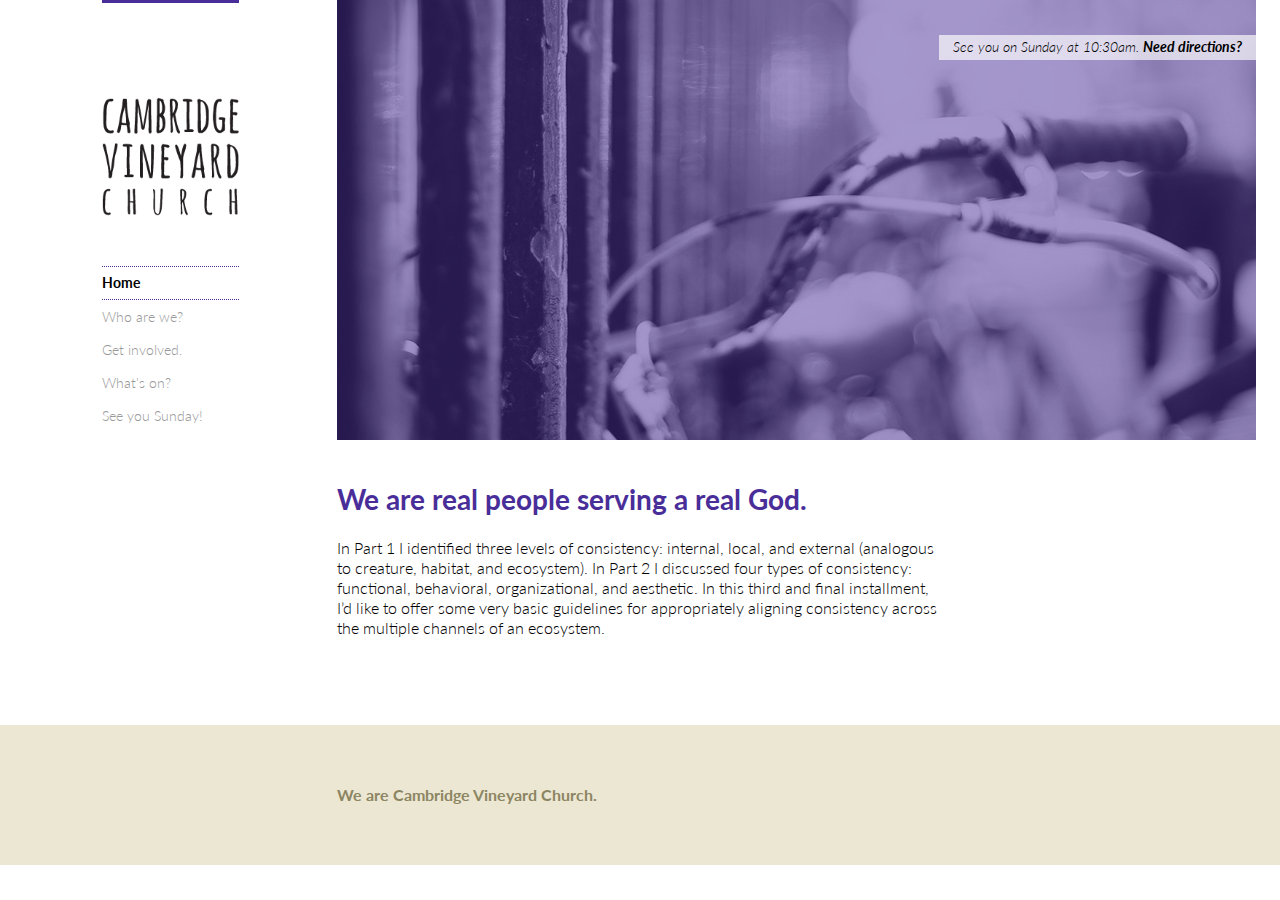
<file: index.html>
<!DOCTYPE html>

<html lang="en">
<head>
	<meta charset="utf-8" />
	<title>Cambridge Vineyard Church</title>

    <!-- Stylesheets -->
    <link href='http://fonts.googleapis.com/css?family=Lato:300,700,300italic' rel='stylesheet' type='text/css'>
	<link rel="stylesheet" href="css/stylesheet.less" type="text/less" media="screen" />
	<!--link rel="stylesheet" href="stylesheet.css" type="text/css" media="screen" /-->
	
    <!-- Scripts -->
	<script src="js/less-1.3.0.min.js" type="text/javascript"></script>
	<!--[if lt IE 9]><script type="text/javascript" src="js/html5.js"></script><![endif]-->
</head>
<body id="home">

	<div class="container">

		<header id="main-header">
			<h1 id="logo"><img src="media/design/logo-cambridge-vineyard-church.png" alt="Cambridge Vineyard Church" /></h1>

			<nav id="navigation">
				<ul>
					<li class="selected"><a href="#">Home</a></li>
					<li><a href="who-are-we.html">Who are we?</a></li>
					<li><a href="get-involved.html">Get involved.</a></li>
					<li><a href="whats-on.html">What's on?</a></li>
					<li><a href="see-you-sunday.html">See you Sunday!</a></li>
				</ul>
			</nav>
		</header>

		<article id="main-body">
			<p id="call-to-action">See you on Sunday at 10:30am. <a href="see-you-sunday.html">Need directions?</a></p>
			<header id="content-header">
				<figure><img src="media/images/home/sample.jpg" /></figure>
			</header>
			<div id="content-wrapper">
				<section id="content">
					<h2>We are real people serving a real God.</h2>
					<p>In Part 1 I identified three levels of consistency: internal, local, and external (analogous to creature, habitat, and ecosystem). In Part 2 I discussed four types of consistency: functional, behavioral, organizational, and aesthetic. In this third and final installment, I’d like to offer some very basic guidelines for appropriately aligning consistency across the multiple channels of an ecosystem.</p>
				</section>
			</div>
		</article>

	</div>
	
	<footer id="main-footer">
		<div class="container">
			<p>We are Cambridge Vineyard Church.</p>
		</div>
	</footer>

</body>
</html>
</file>
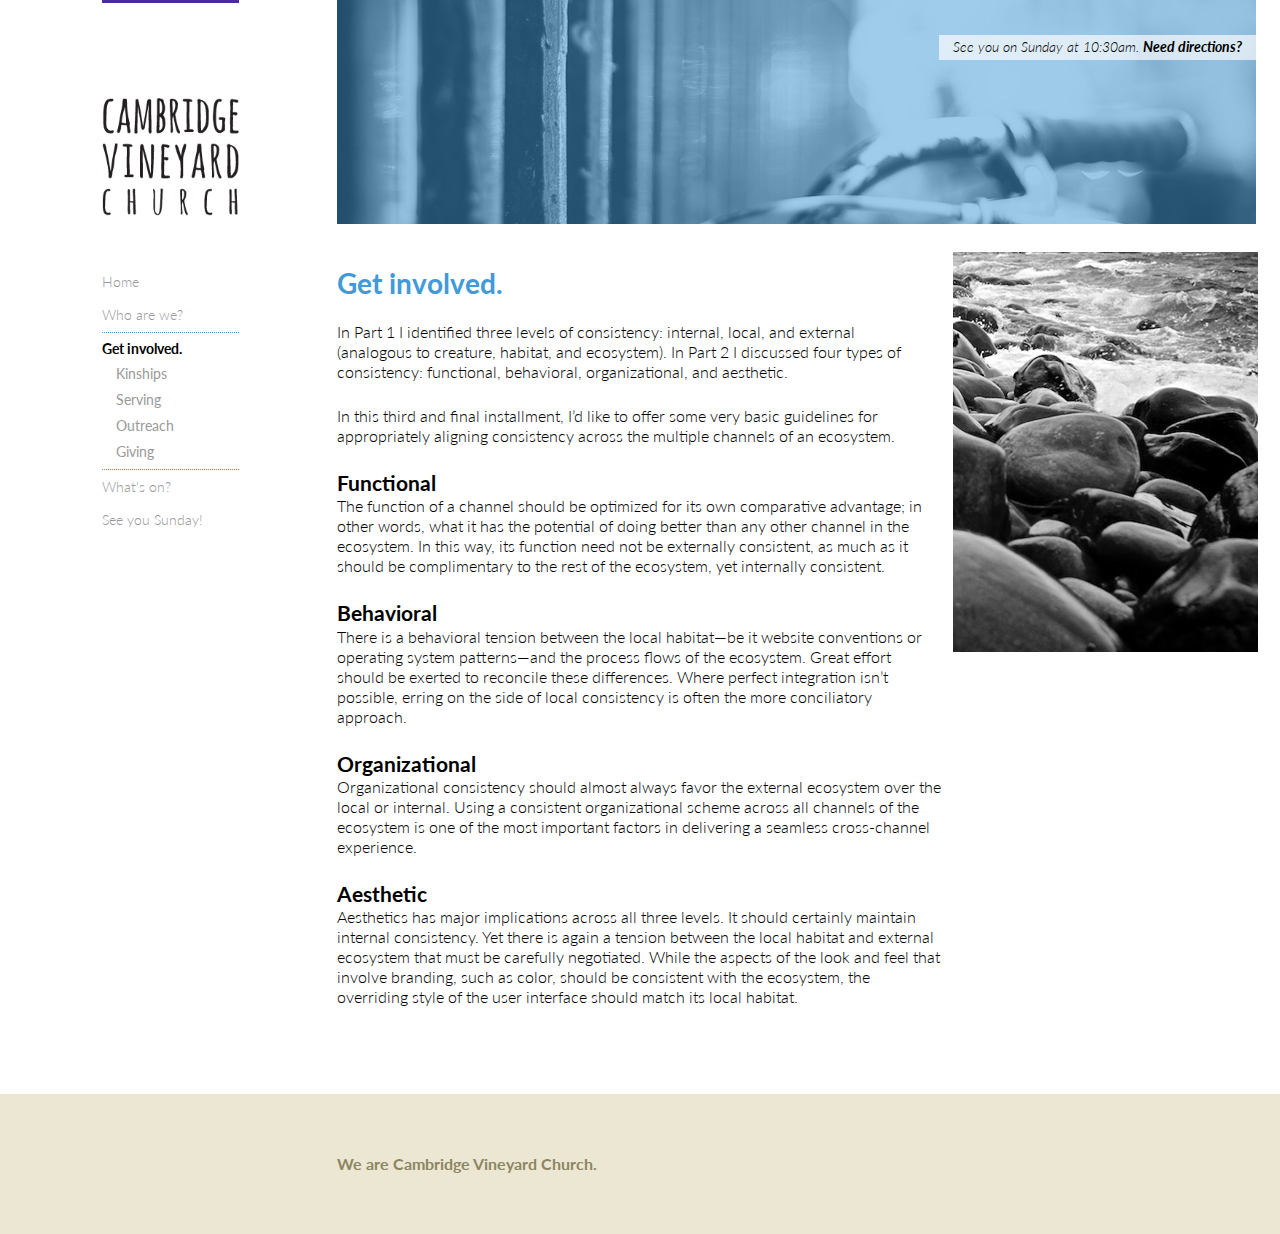
<file: get-involved.html>
<!DOCTYPE html>

<html lang="en">
<head>
	<meta charset="utf-8" />
	<title>Cambridge Vineyard Church :: Get involved.</title>

    <!-- Stylesheets -->
    <link href='http://fonts.googleapis.com/css?family=Lato:300,700,300italic' rel='stylesheet' type='text/css'>
	<link rel="stylesheet" href="css/stylesheet.less" type="text/less" media="screen" />
	<!--link rel="stylesheet" href="stylesheet.css" type="text/css" media="screen" /-->
	
    <!-- Scripts -->
	<script src="js/less-1.3.0.min.js" type="text/javascript"></script>
	<!--[if lt IE 9]><script type="text/javascript" src="js/html5.js"></script><![endif]-->
</head>
<body id="get-involved">

	<div class="container">

		<header id="main-header">
			<h1 id="logo"><a href="index.html"><img src="media/design/logo-cambridge-vineyard-church.png" alt="Cambridge Vineyard Church" /></a></h1>

			<nav id="navigation">
				<ul>
					<li><a href="index.html">Home</a></li>
					<li><a href="who-are-we.html">Who are we?</a></li>
					<li class="selected">
						<a href="#">Get involved.</a>
						<ul>
							<li><a href="#">Kinships</a></li>
							<li><a href="#">Serving</a></li>
							<li><a href="#">Outreach</a></li>
							<li><a href="#">Giving</a></li>
						</ul>
					</li>
					<li><a href="whats-on.html">What's on?</a></li>
					<li><a href="see-you-sunday.html">See you Sunday!</a></li>
				</ul>
			</nav>
		</header>

		<article id="main-body">
			<p id="call-to-action">See you on Sunday at 10:30am. <a href="see-you-sunday.html">Need directions?</a></p>
			<header id="content-header">
				<figure><img src="media/images/home/sample.jpg" /></figure>
			</header>
			<figure id="hero"> </figure>
			<div id="content-wrapper">
				<section id="content">
					<img class="align-right" src="media/images/get-involved/sample.jpg" />
					<h2>Get involved.</h2>
					<p>In Part 1 I identified three levels of consistency: internal, local, and external (analogous to creature, habitat, and ecosystem). In Part 2 I discussed four types of consistency: functional, behavioral, organizational, and aesthetic.</p>
					<p>In this third and final installment, I’d like to offer some very basic guidelines for appropriately aligning consistency across the multiple channels of an ecosystem.</p>
					<h3>Functional</h3>
					<p>The function of a channel should be optimized for its own comparative advantage; in other words, what it has the potential of doing better than any other channel in the ecosystem. In this way, its function need not be externally consistent, as much as it should be complimentary to the rest of the ecosystem, yet internally consistent.</p>
					<h3>Behavioral</h3>
					<p>There is a behavioral tension between the local habitat—be it website conventions or operating system patterns—and the process flows of the ecosystem. Great effort should be exerted to reconcile these differences. Where perfect integration isn’t possible, erring on the side of local consistency is often the more conciliatory approach.</p>
					<h3>Organizational</h3>
					<p>Organizational consistency should almost always favor the external ecosystem over the local or internal. Using a consistent organizational scheme across all channels of the ecosystem is one of the most important factors in delivering a seamless cross-channel experience.</p>
					<h3>Aesthetic</h3>
					<p>Aesthetics has major implications across all three levels. It should certainly maintain internal consistency. Yet there is again a tension between the local habitat and external ecosystem that must be carefully negotiated. While the aspects of the look and feel that involve branding, such as color, should be consistent with the ecosystem, the overriding style of the user interface should match its local habitat.</p>
				</section>
			</div>
		</article>
	</div>

	<footer id="main-footer">
		<div class="container">
			<p>We are Cambridge Vineyard Church.</p>
		</div>
	</footer>
	
</body>
</html>
</file>
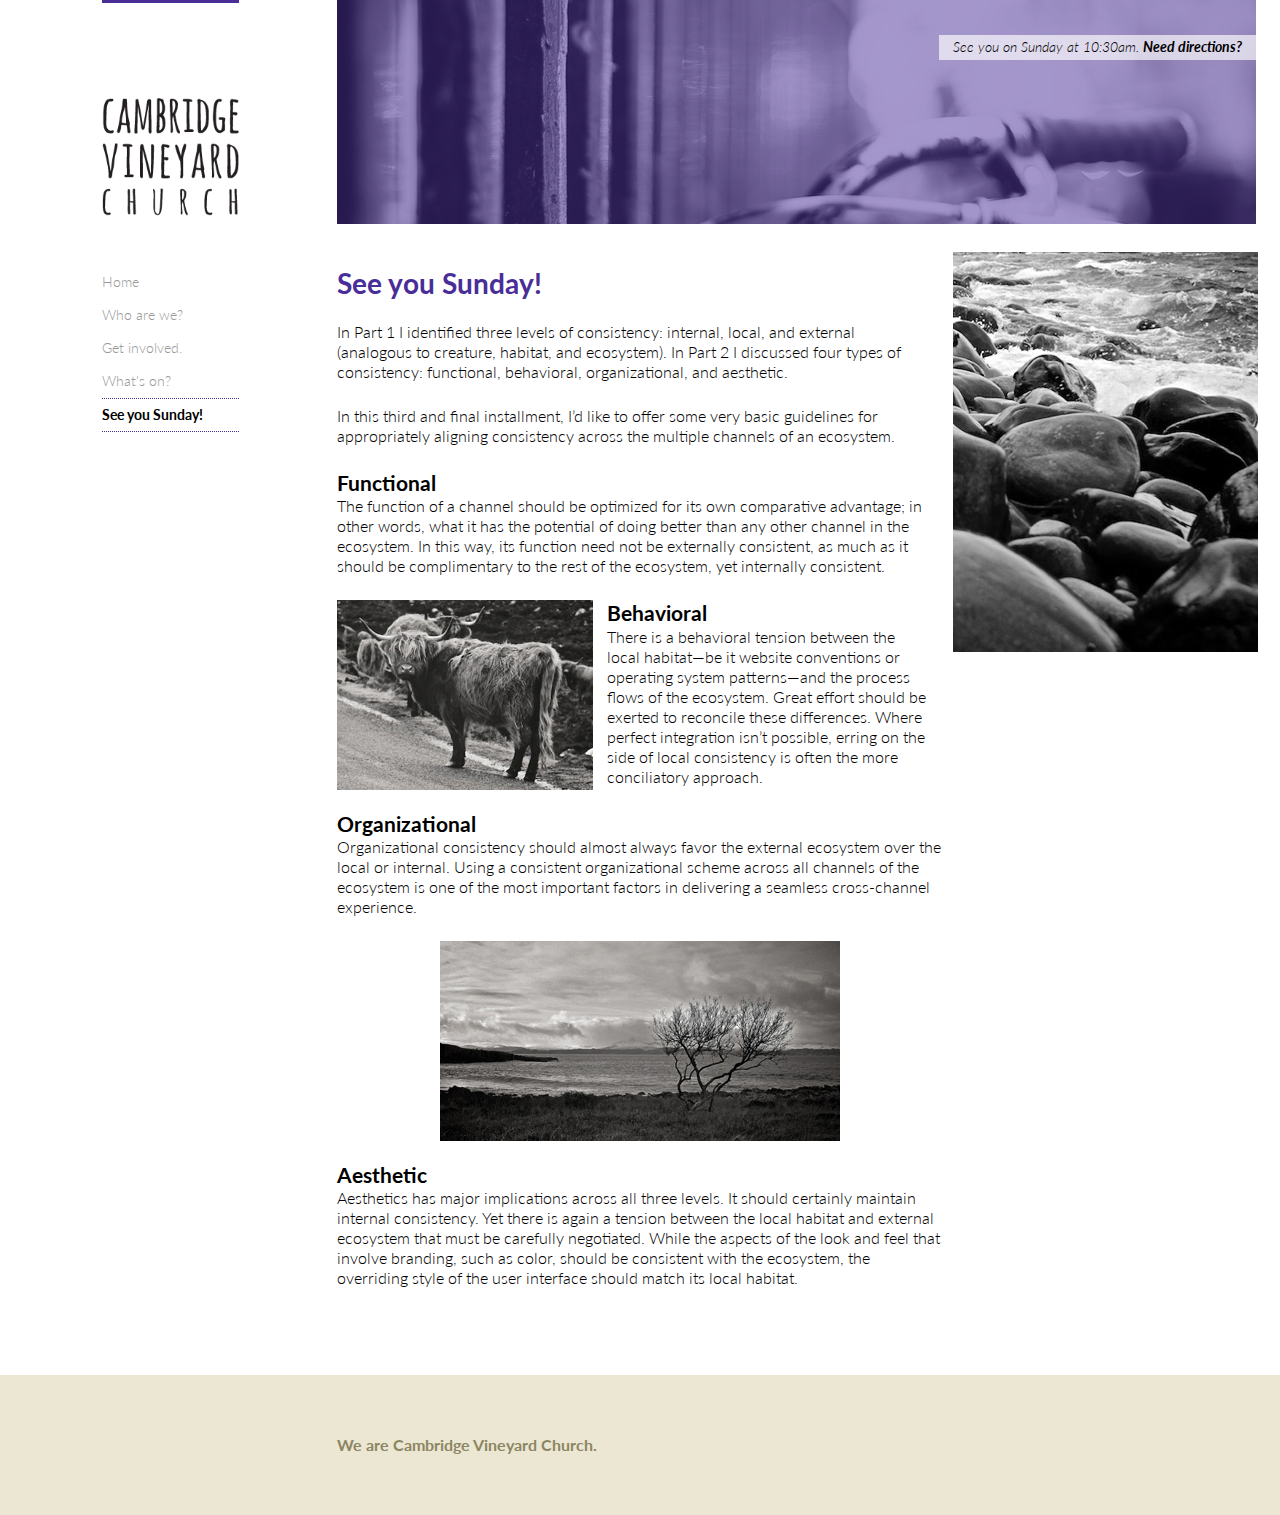
<file: see-you-sunday.html>
<!DOCTYPE html>

<html lang="en">
<head>
	<meta charset="utf-8" />
	<title>Cambridge Vineyard Church :: See you Sunday!</title>

    <!-- Stylesheets -->
    <link href='http://fonts.googleapis.com/css?family=Lato:300,700,300italic' rel='stylesheet' type='text/css'>
	<link rel="stylesheet" href="css/stylesheet.less" type="text/less" media="screen" />
	<!--link rel="stylesheet" href="stylesheet.css" type="text/css" media="screen" /-->
	
    <!-- Scripts -->
	<script src="js/less-1.3.0.min.js" type="text/javascript"></script>
	<!--[if lt IE 9]><script type="text/javascript" src="js/html5.js"></script><![endif]-->
</head>
<body id="see-you-sunday">

	<div class="container">

		<header id="main-header">
			<h1 id="logo"><a href="index.html"><img src="media/design/logo-cambridge-vineyard-church.png" alt="Cambridge Vineyard Church" /></a></h1>

			<nav id="navigation">
				<ul>
					<li><a href="index.html">Home</a></li>
					<li><a href="who-are-we.html">Who are we?</a></li>
					<li><a href="get-involved.html">Get involved.</a></li>
					<li><a href="whats-on.html">What's on?</a></li>
					<li class="selected"><a href="see-you-sunday.html">See you Sunday!</a></li>
				</ul>
			</nav>
		</header>

		<article id="main-body">
			<p id="call-to-action">See you on Sunday at 10:30am. <a href="see-you-sunday.html">Need directions?</a></p>
			<header id="content-header">
				<figure><img src="media/images/home/sample.jpg" /></figure>
			</header>
			<figure id="hero"> </figure>
			<div id="content-wrapper">
				<section id="content">
					<img class="align-right" src="media/images/get-involved/sample.jpg" />
					<h2>See you Sunday!</h2>
					<p>In Part 1 I identified three levels of consistency: internal, local, and external (analogous to creature, habitat, and ecosystem). In Part 2 I discussed four types of consistency: functional, behavioral, organizational, and aesthetic.</p>
					<p>In this third and final installment, I’d like to offer some very basic guidelines for appropriately aligning consistency across the multiple channels of an ecosystem.</p>
					<h3>Functional</h3>
					<p>The function of a channel should be optimized for its own comparative advantage; in other words, what it has the potential of doing better than any other channel in the ecosystem. In this way, its function need not be externally consistent, as much as it should be complimentary to the rest of the ecosystem, yet internally consistent.</p>
					<img class="align-left" src="media/images/whats-on/sample.jpg" />
					<h3>Behavioral</h3>
					<p>There is a behavioral tension between the local habitat—be it website conventions or operating system patterns—and the process flows of the ecosystem. Great effort should be exerted to reconcile these differences. Where perfect integration isn’t possible, erring on the side of local consistency is often the more conciliatory approach.</p>
					<h3>Organizational</h3>
					<p>Organizational consistency should almost always favor the external ecosystem over the local or internal. Using a consistent organizational scheme across all channels of the ecosystem is one of the most important factors in delivering a seamless cross-channel experience.</p>
					<img class="align-center" src="media/images/who-are-we/sample.jpg" />
					<h3>Aesthetic</h3>
					<p>Aesthetics has major implications across all three levels. It should certainly maintain internal consistency. Yet there is again a tension between the local habitat and external ecosystem that must be carefully negotiated. While the aspects of the look and feel that involve branding, such as color, should be consistent with the ecosystem, the overriding style of the user interface should match its local habitat.</p>
				</section>
			</div>
		</article>
	</div>

	<footer id="main-footer">
		<div class="container">
			<p>We are Cambridge Vineyard Church.</p>
		</div>
	</footer>
	
</body>
</html>
</file>
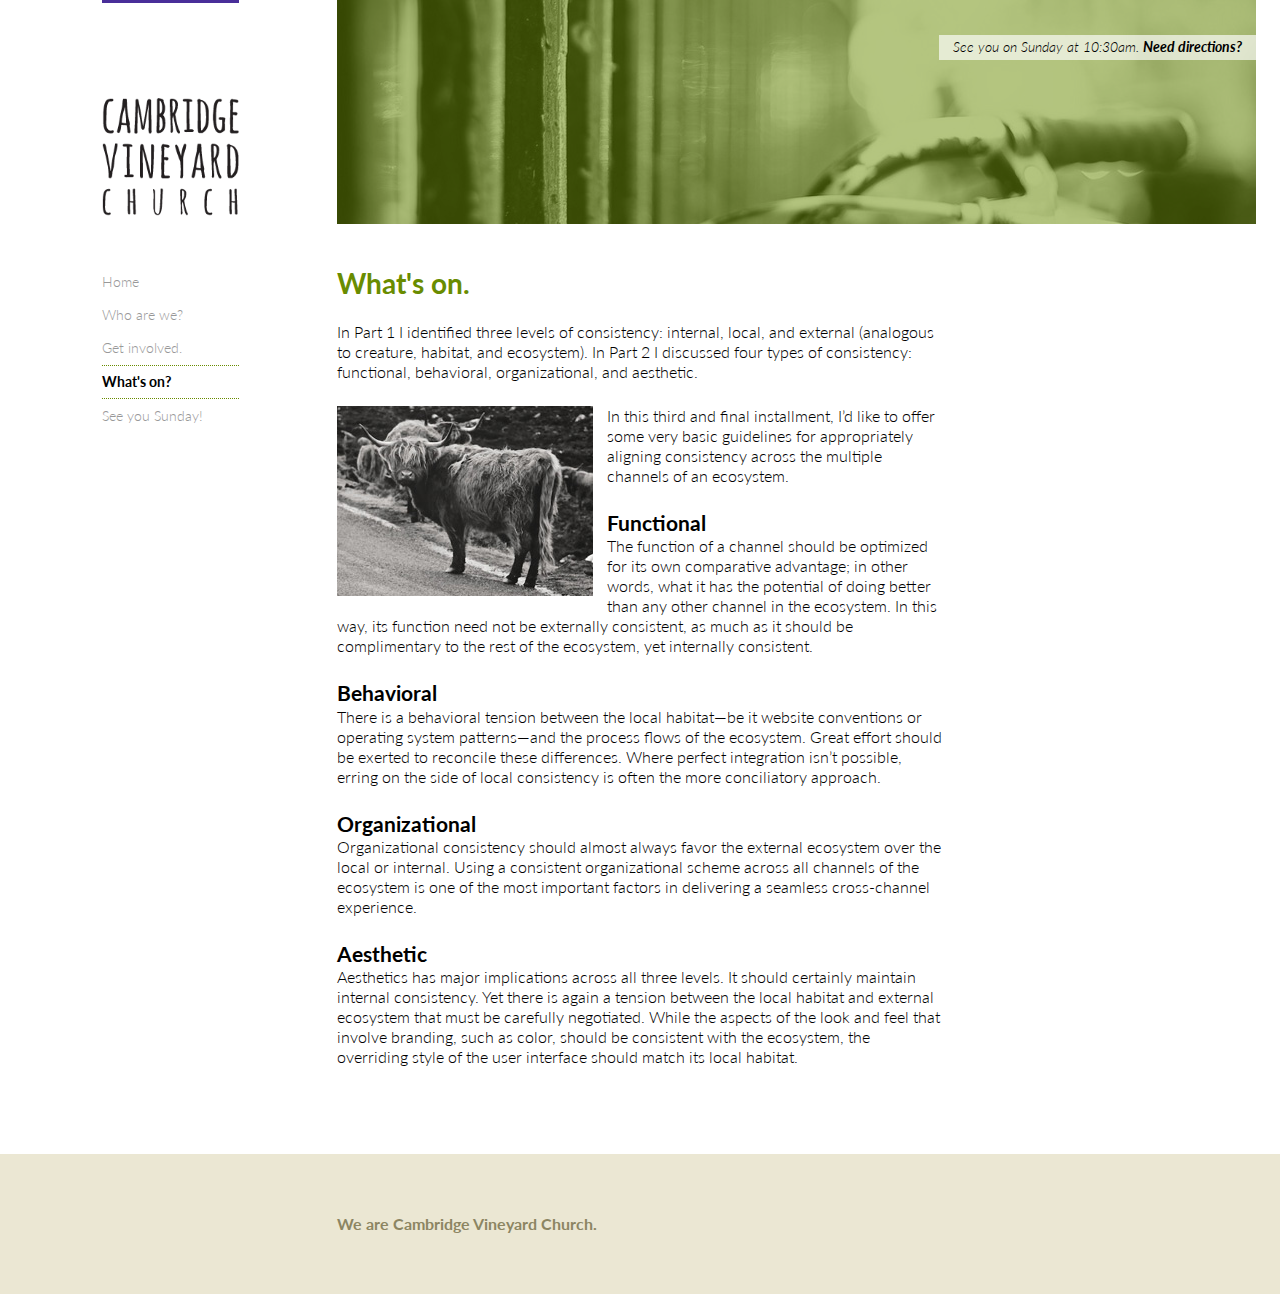
<file: whats-on.html>
<!DOCTYPE html>

<html lang="en">
<head>
	<meta charset="utf-8" />
	<title>Cambridge Vineyard Church</title>

    <!-- Stylesheets -->
	<link href='http://fonts.googleapis.com/css?family=Lato:300,700,300italic' rel='stylesheet' type='text/css'>
	<link rel="stylesheet" href="css/stylesheet.less" type="text/less" media="screen" />
	<!--link rel="stylesheet" href="stylesheet.css" type="text/css" media="screen" /-->
	
    <!-- Scripts -->
	<script src="js/less-1.3.0.min.js" type="text/javascript"></script>
	<!--[if lt IE 9]><script type="text/javascript" src="js/html5.js"></script><![endif]-->
</head>
<body id="whats-on">

	<div class="container">

		<header id="main-header">
			<h1 id="logo"><a href="index.html"><img src="media/design/logo-cambridge-vineyard-church.png" alt="Cambridge Vineyard Church" /></a></h1>

			<nav id="navigation">
				<ul>
					<li><a href="index.html">Home</a></li>
					<li><a href="who-are-we.html">Who are we?</a></li>
					<li><a href="get-involved.html">Get involved.</a></li>
					<li class="selected"><a href="#">What's on?</a></li>
					<li><a href="see-you-sunday.html">See you Sunday!</a></li>
				</ul>
			</nav>
		</header>

		<article id="main-body">
			<p id="call-to-action">See you on Sunday at 10:30am. <a href="see-you-sunday.html">Need directions?</a></p>
			<header id="content-header">
				<figure><img src="media/images/home/sample.jpg" /></figure>
			</header>
			<figure id="hero"> </figure>
			<div id="content-wrapper">
				<section id="content">
					<h2>What's on.</h2>
					<p>In Part 1 I identified three levels of consistency: internal, local, and external (analogous to creature, habitat, and ecosystem). In Part 2 I discussed four types of consistency: functional, behavioral, organizational, and aesthetic.</p>
					<img class="align-left" src="media/images/whats-on/sample.jpg" />
					<p>In this third and final installment, I’d like to offer some very basic guidelines for appropriately aligning consistency across the multiple channels of an ecosystem.</p>
					<h3>Functional</h3>
					<p>The function of a channel should be optimized for its own comparative advantage; in other words, what it has the potential of doing better than any other channel in the ecosystem. In this way, its function need not be externally consistent, as much as it should be complimentary to the rest of the ecosystem, yet internally consistent.</p>
					<h3>Behavioral</h3>
					<p>There is a behavioral tension between the local habitat—be it website conventions or operating system patterns—and the process flows of the ecosystem. Great effort should be exerted to reconcile these differences. Where perfect integration isn’t possible, erring on the side of local consistency is often the more conciliatory approach.</p>
					<h3>Organizational</h3>
					<p>Organizational consistency should almost always favor the external ecosystem over the local or internal. Using a consistent organizational scheme across all channels of the ecosystem is one of the most important factors in delivering a seamless cross-channel experience.</p>
					<h3>Aesthetic</h3>
					<p>Aesthetics has major implications across all three levels. It should certainly maintain internal consistency. Yet there is again a tension between the local habitat and external ecosystem that must be carefully negotiated. While the aspects of the look and feel that involve branding, such as color, should be consistent with the ecosystem, the overriding style of the user interface should match its local habitat.</p>
				</section>
			</div>
		</article>
	</div>

	<footer id="main-footer">
		<div class="container">
			<p>We are Cambridge Vineyard Church.</p>
		</div>
	</footer>
	
</body>
</html>
</file>
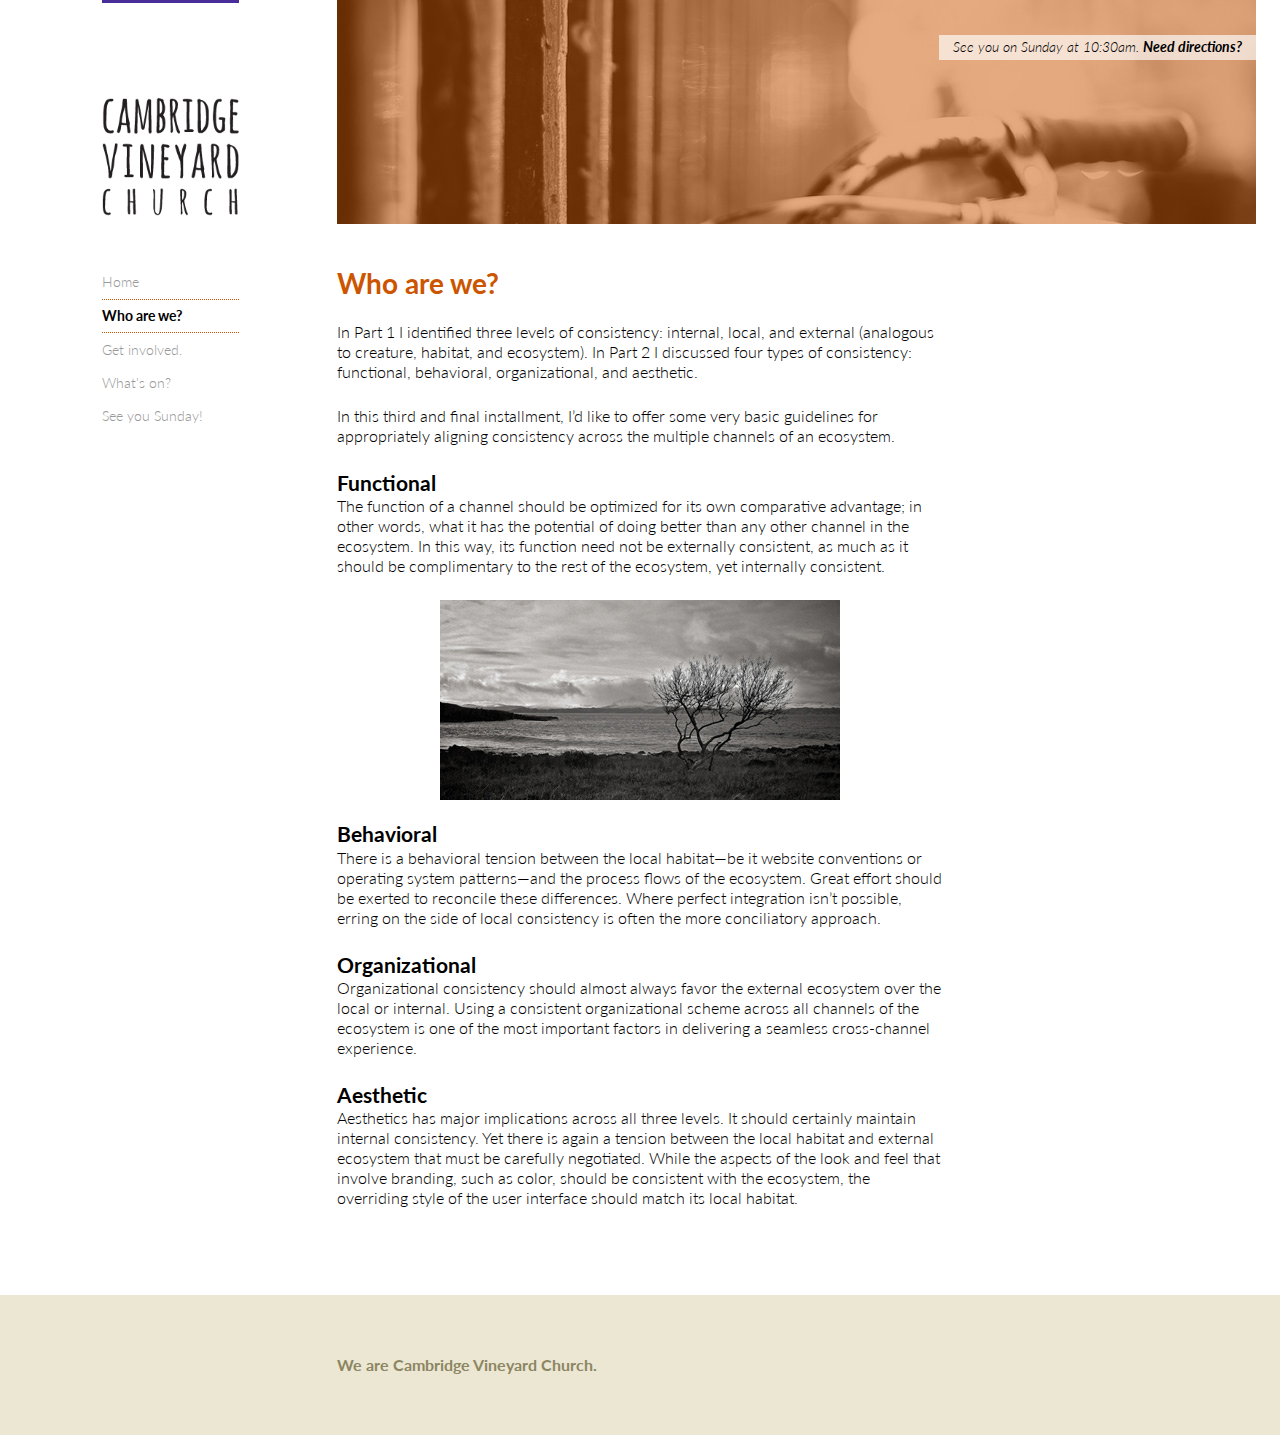
<file: who-are-we.html>
<!DOCTYPE html>

<html lang="en">
<head>
	<meta charset="utf-8" />
	<title>Cambridge Vineyard Church :: Who are we?</title>

    <!-- Stylesheets -->
    <link href='http://fonts.googleapis.com/css?family=Lato:300,700,300italic' rel='stylesheet' type='text/css'>
	<link rel="stylesheet" href="css/stylesheet.less" type="text/less" media="screen" />
	<!--link rel="stylesheet" href="stylesheet.css" type="text/css" media="screen" /-->
	
    <!-- Scripts -->
	<script src="js/less-1.3.0.min.js" type="text/javascript"></script>
	<!--[if lt IE 9]><script type="text/javascript" src="js/html5.js"></script><![endif]-->
</head>
<body id="who-are-we">

	<div class="container">

		<header id="main-header">
			<h1 id="logo"><a href="index.html"><img src="media/design/logo-cambridge-vineyard-church.png" alt="Cambridge Vineyard Church" /></a></h1>

			<nav id="navigation">
				<ul>
					<li><a href="index.html">Home</a></li>
					<li class="selected"><a href="#">Who are we?</a></li>
					<li><a href="get-involved.html">Get involved.</a></li>
					<li><a href="whats-on.html">What's on?</a></li>
					<li><a href="see-you-sunday.html">See you Sunday!</a></li>
				</ul>
			</nav>
		</header>

		<article id="main-body">
			<p id="call-to-action">See you on Sunday at 10:30am. <a href="see-you-sunday.html">Need directions?</a></p>
			<header id="content-header">
				<figure><img src="media/images/home/sample.jpg" /></figure>
			</header>
			<figure id="hero"> </figure>
			<div id="content-wrapper">
				<section id="content">
					<h2>Who are we?</h2>
					<p>In Part 1 I identified three levels of consistency: internal, local, and external (analogous to creature, habitat, and ecosystem). In Part 2 I discussed four types of consistency: functional, behavioral, organizational, and aesthetic.</p>
					<p>In this third and final installment, I’d like to offer some very basic guidelines for appropriately aligning consistency across the multiple channels of an ecosystem.</p>
					<h3>Functional</h3>
					<p>The function of a channel should be optimized for its own comparative advantage; in other words, what it has the potential of doing better than any other channel in the ecosystem. In this way, its function need not be externally consistent, as much as it should be complimentary to the rest of the ecosystem, yet internally consistent.</p>
					<img class="align-center" src="media/images/who-are-we/sample.jpg" />
					<h3>Behavioral</h3>
					<p>There is a behavioral tension between the local habitat—be it website conventions or operating system patterns—and the process flows of the ecosystem. Great effort should be exerted to reconcile these differences. Where perfect integration isn’t possible, erring on the side of local consistency is often the more conciliatory approach.</p>
					<h3>Organizational</h3>
					<p>Organizational consistency should almost always favor the external ecosystem over the local or internal. Using a consistent organizational scheme across all channels of the ecosystem is one of the most important factors in delivering a seamless cross-channel experience.</p>
					<h3>Aesthetic</h3>
					<p>Aesthetics has major implications across all three levels. It should certainly maintain internal consistency. Yet there is again a tension between the local habitat and external ecosystem that must be carefully negotiated. While the aspects of the look and feel that involve branding, such as color, should be consistent with the ecosystem, the overriding style of the user interface should match its local habitat.</p>
				</section>
			</div>
		</article>
	</div>

	<footer id="main-footer">
		<div class="container">
			<p>We are Cambridge Vineyard Church.</p>
		</div>
	</footer>
	
</body>
</html>
</file>
